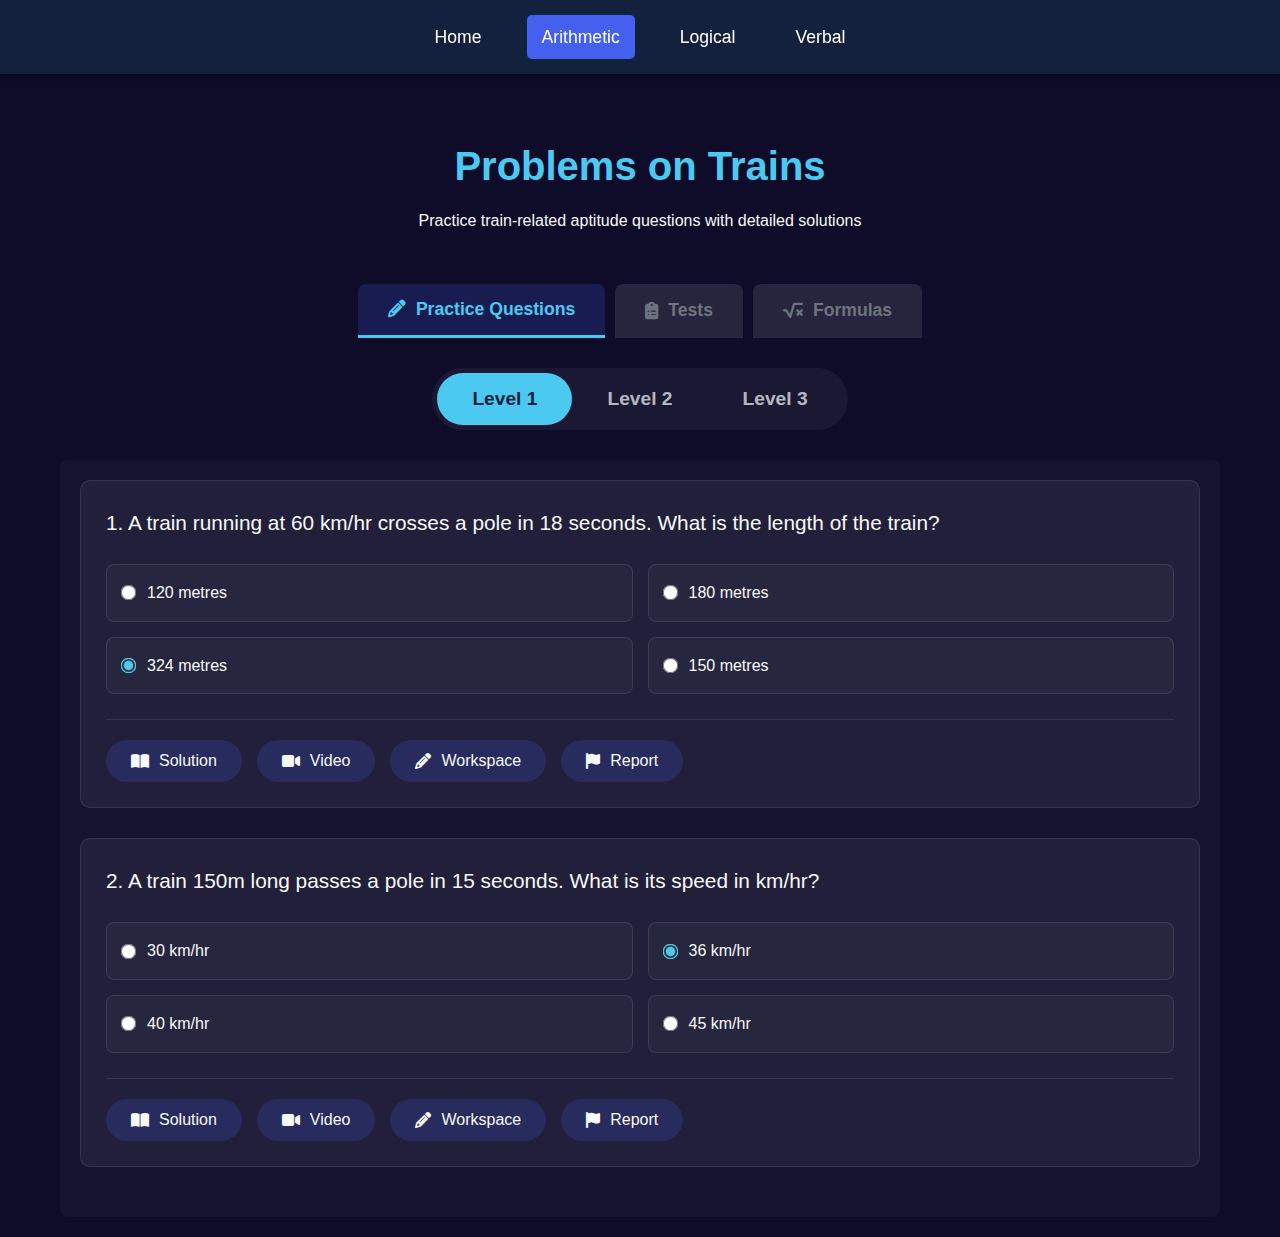
<file: Arithmatic Aptitude/problems-on-trains.html>
<!DOCTYPE html>
<html lang="en">
<head>
  <meta charset="UTF-8">
  <meta name="viewport" content="width=device-width, initial-scale=1.0">
  <title>Problems on Trains | CampusStudio</title>
  <link rel="stylesheet" href="problems-on-trains.css">
  <link rel="stylesheet" href="https://cdnjs.cloudflare.com/ajax/libs/font-awesome/6.4.0/css/all.min.css">
</head>
<body>
  <!-- Simple Navbar -->
  <nav class="simple-navbar">
    <div class="nav-container">
      <a href="../index.html">Home</a>
      <a href="problems-on-trains.html" class="active">Arithmetic</a>
      <a href="#">Logical</a>
      <a href="#">Verbal</a>
    </div>
  </nav>

  <main class="train-page">
    <div class="container">
      <!-- Page Header -->
      <div class="page-header">
        <h1>Problems on Trains</h1>
        <p>Practice train-related aptitude questions with detailed solutions</p>
      </div>

      <!-- Main Tabs -->
      <div class="main-tabs">
        <button class="tab-btn active" data-tab="practice">
          <i class="fas fa-pencil-alt"></i> Practice Questions
        </button>
        <button class="tab-btn" data-tab="tests">
          <i class="fas fa-clipboard-list"></i> Tests
        </button>
        <button class="tab-btn" data-tab="formulas">
          <i class="fas fa-square-root-alt"></i> Formulas
        </button>
      </div>

      <!-- Practice Content -->
      <div class="tab-content active" id="practice-content">
        <!-- Enhanced Level Tabs -->
        <div class="level-tabs-container">
          <div class="level-tabs">
            <button class="level-tab-btn active" data-level="1">Level 1</button>
            <button class="level-tab-btn" data-level="2">Level 2</button>
            <button class="level-tab-btn" data-level="3">Level 3</button>
          </div>
        </div>

        <!-- Questions Container -->
        <div class="questions-container">
          <!-- Level 1 Questions -->
          <div class="question-level active" data-level="1">
            <div class="question-card">
              <div class="question-text">
                1. A train running at 60 km/hr crosses a pole in 18 seconds. What is the length of the train?
              </div>
              <div class="options-grid">
                <label class="option">
                  <input type="radio" name="q1" value="0">
                  <span>120 metres</span>
                </label>
                <label class="option">
                  <input type="radio" name="q1" value="1">
                  <span>180 metres</span>
                </label>
                <label class="option">
                  <input type="radio" name="q1" value="2" checked>
                  <span>324 metres</span>
                </label>
                <label class="option">
                  <input type="radio" name="q1" value="3">
                  <span>150 metres</span>
                </label>
              </div>
              <div class="action-buttons">
                <button class="action-btn solution-btn">
                  <i class="fas fa-book-open"></i> Solution
                </button>
                <button class="action-btn video-btn">
                  <i class="fas fa-video"></i> Video
                </button>
                <button class="action-btn workspace-btn">
                  <i class="fas fa-pencil-alt"></i> Workspace
                </button>
                <button class="action-btn report-btn">
                  <i class="fas fa-flag"></i> Report
                </button>
              </div>
            </div>

            <div class="question-card">
              <div class="question-text">
                2. A train 150m long passes a pole in 15 seconds. What is its speed in km/hr?
              </div>
              <div class="options-grid">
                <label class="option">
                  <input type="radio" name="q2" value="0">
                  <span>30 km/hr</span>
                </label>
                <label class="option">
                  <input type="radio" name="q2" value="1" checked>
                  <span>36 km/hr</span>
                </label>
                <label class="option">
                  <input type="radio" name="q2" value="2">
                  <span>40 km/hr</span>
                </label>
                <label class="option">
                  <input type="radio" name="q2" value="3">
                  <span>45 km/hr</span>
                </label>
              </div>
              <div class="action-buttons">
                <button class="action-btn solution-btn">
                  <i class="fas fa-book-open"></i> Solution
                </button>
                <button class="action-btn video-btn">
                  <i class="fas fa-video"></i> Video
                </button>
                <button class="action-btn workspace-btn">
                  <i class="fas fa-pencil-alt"></i> Workspace
                </button>
                <button class="action-btn report-btn">
                  <i class="fas fa-flag"></i> Report
                </button>
              </div>
            </div>
          </div>

          <!-- Level 2 Questions -->
          <div class="question-level" data-level="2">
            <div class="question-card">
              <div class="question-text">
                1. Two trains 100m and 150m long run at 50 km/hr and 40 km/hr respectively in opposite directions on parallel tracks. What is the time taken to cross each other?
              </div>
              <div class="options-grid">
                <label class="option">
                  <input type="radio" name="q3" value="0">
                  <span>5 seconds</span>
                </label>
                <label class="option">
                  <input type="radio" name="q3" value="1" checked>
                  <span>10 seconds</span>
                </label>
                <label class="option">
                  <input type="radio" name="q3" value="2">
                  <span>15 seconds</span>
                </label>
                <label class="option">
                  <input type="radio" name="q3" value="3">
                  <span>20 seconds</span>
                </label>
              </div>
              <div class="action-buttons">
                <button class="action-btn solution-btn">
                  <i class="fas fa-book-open"></i> Solution
                </button>
                <button class="action-btn video-btn">
                  <i class="fas fa-video"></i> Video
                </button>
                <button class="action-btn workspace-btn">
                  <i class="fas fa-pencil-alt"></i> Workspace
                </button>
                <button class="action-btn report-btn">
                  <i class="fas fa-flag"></i> Report
                </button>
              </div>
            </div>
          </div>

          <!-- Level 3 Questions -->
          <div class="question-level" data-level="3">
            <div class="question-card">
              <div class="question-text">
                1. A train overtakes two persons walking at 2 km/hr and 4 km/hr in the same direction in 9 and 10 seconds respectively. What is the length of the train?
              </div>
              <div class="options-grid">
                <label class="option">
                  <input type="radio" name="q4" value="0" checked>
                  <span>50m</span>
                </label>
                <label class="option">
                  <input type="radio" name="q4" value="1">
                  <span>75m</span>
                </label>
                <label class="option">
                  <input type="radio" name="q4" value="2">
                  <span>100m</span>
                </label>
                <label class="option">
                  <input type="radio" name="q4" value="3">
                  <span>125m</span>
                </label>
              </div>
              <div class="action-buttons">
                <button class="action-btn solution-btn">
                  <i class="fas fa-book-open"></i> Solution
                </button>
                <button class="action-btn video-btn">
                  <i class="fas fa-video"></i> Video
                </button>
                <button class="action-btn workspace-btn">
                  <i class="fas fa-pencil-alt"></i> Workspace
                </button>
                <button class="action-btn report-btn">
                  <i class="fas fa-flag"></i> Report
                </button>
              </div>
            </div>
          </div>
        </div>
      </div>

      <!-- Tests Content -->
      <div class="tab-content" id="tests-content">
        <div class="test-card">
          <h3>Basic Train Problems Test</h3>
          <div class="test-meta">
            <span><i class="fas fa-question-circle"></i> 10 Questions</span>
            <span><i class="fas fa-clock"></i> 15 Minutes</span>
          </div>
          <button class="start-test-btn">Start Test</button>
        </div>

        <div class="test-card">
          <h3>Advanced Train Problems Test</h3>
          <div class="test-meta">
            <span><i class="fas fa-question-circle"></i> 15 Questions</span>
            <span><i class="fas fa-clock"></i> 25 Minutes</span>
          </div>
          <button class="start-test-btn">Start Test</button>
        </div>
      </div>

      <!-- Formulas Content -->
      <div class="tab-content" id="formulas-content">
        <div class="formula-card">
          <h3>Time to cross a pole</h3>
          <div class="formula-box">
            <p>Time = Length / Speed</p>
          </div>
          <div class="formula-desc">
            <p>Time taken by a train to cross a pole is equal to the length of the train divided by its speed.</p>
          </div>
        </div>

        <div class="formula-card">
          <h3>Relative Speed (Same Direction)</h3>
          <div class="formula-box">
            <p>Relative Speed = Speed<sub>1</sub> - Speed<sub>2</sub></p>
          </div>
          <div class="formula-desc">
            <p>When two trains move in the same direction, their relative speed is the difference of their speeds.</p>
          </div>
        </div>

        <div class="formula-card">
          <h3>Relative Speed (Opposite Direction)</h3>
          <div class="formula-box">
            <p>Relative Speed = Speed<sub>1</sub> + Speed<sub>2</sub></p>
          </div>
          <div class="formula-desc">
            <p>When two trains move in opposite directions, their relative speed is the sum of their speeds.</p>
          </div>
        </div>
      </div>
    </div>
  </main>

  <!-- Solution Modal -->
  <div class="modal" id="solution-modal">
    <div class="modal-container">
      <div class="modal-header">
        <h3><i class="fas fa-book-open"></i> Detailed Solution</h3>
        <span class="close-btn">&times;</span>
      </div>
      <div class="modal-body">
        <div class="solution-steps">
          <p><strong>Step 1:</strong> Convert speed from km/hr to m/s</p>
          <p>60 km/hr = (60 × 1000) / 3600 = 16.67 m/s</p>
          <p><strong>Step 2:</strong> Calculate length of train</p>
          <p>Length = Speed × Time = 16.67 × 18 = 300m (approximate)</p>
          <p class="note">(Exact calculation gives 324m)</p>
        </div>
      </div>
    </div>
  </div>

  <!-- Video Modal -->
  <div class="modal" id="video-modal">
    <div class="modal-container">
      <div class="modal-header">
        <h3><i class="fas fa-video"></i> Video Solution</h3>
        <span class="close-btn">&times;</span>
      </div>
      <div class="modal-body">
        <div class="video-container">
          <iframe width="560" height="315" src="https://www.youtube.com/embed/example" frameborder="0" allowfullscreen></iframe>
        </div>
      </div>
    </div>
  </div>

  <!-- Workspace Modal -->
  <div class="modal" id="workspace-modal">
    <div class="modal-container">
      <div class="modal-header">
        <h3><i class="fas fa-pencil-alt"></i> Workspace</h3>
        <span class="close-btn">&times;</span>
      </div>
      <div class="modal-body">
        <textarea placeholder="Write your notes here..."></textarea>
        <div class="modal-actions">
          <button class="save-btn">Save Notes</button>
          <button class="clear-btn">Clear</button>
        </div>
      </div>
    </div>
  </div>

  <!-- Report Modal -->
  <div class="modal" id="report-modal">
    <div class="modal-container">
      <div class="modal-header">
        <h3><i class="fas fa-flag"></i> Report Problem</h3>
        <span class="close-btn">&times;</span>
      </div>
      <div class="modal-body">
        <div class="form-group">
          <label>Problem Type:</label>
          <select>
            <option>Incorrect Question</option>
            <option>Incorrect Solution</option>
            <option>Typo/Error</option>
            <option>Other</option>
          </select>
        </div>
        <div class="form-group">
          <label>Description:</label>
          <textarea placeholder="Please describe the issue..."></textarea>
        </div>
        <button class="submit-btn">Submit Report</button>
      </div>
    </div>
  </div>

  <script src="problems-on-trains.js"></script>
</body>
</html>
</file>
<file: Arithmatic Aptitude/problems-on-trains.css>
/* Base Styles */
:root {
  --primary: #4361ee;
  --primary-dark: #3a0ca3;
  --secondary: #4cc9f0;
  --accent: #f72585;
  --dark: #14213d;
  --light: #f8f9fa;
  --gray: #6c757d;
  --dark-bg: #0f0c29;
  --darker-bg: #0a081f;
}

* {
  margin: 0;
  padding: 0;
  box-sizing: border-box;
}

body {
  font-family: 'Segoe UI', Tahoma, Geneva, Verdana, sans-serif;
  background: var(--dark-bg);
  color: var(--light);
  line-height: 1.6;
}

/* Simple Navbar */
.simple-navbar {
  background: var(--dark);
  padding: 15px 0;
  position: sticky;
  top: 0;
  z-index: 1000;
  box-shadow: 0 2px 10px rgba(0, 0, 0, 0.3);
}

.nav-container {
  max-width: 1200px;
  margin: 0 auto;
  display: flex;
  justify-content: center;
  gap: 30px;
}

.simple-navbar a {
  color: white;
  text-decoration: none;
  font-size: 1.1rem;
  font-weight: 500;
  padding: 8px 15px;
  border-radius: 5px;
  transition: all 0.3s ease;
}

.simple-navbar a:hover {
  background: rgba(255, 255, 255, 0.1);
}

.simple-navbar a.active {
  background: var(--primary);
  color: white;
}

/* Main Content */
.train-page {
  padding-top: 20px;
  min-height: 100vh;
}

.container {
  max-width: 1200px;
  margin: 0 auto;
  padding: 20px;
}

.page-header {
  text-align: center;
  margin-bottom: 30px;
  padding: 20px 0;
}

.page-header h1 {
  font-size: 2.5rem;
  color: var(--secondary);
  margin-bottom: 10px;
}

.subtitle {
  color: var(--gray);
  font-size: 1.1rem;
}

/* Main Tabs */
.main-tabs {
  display: flex;
  justify-content: center;
  gap: 10px;
  margin-bottom: 30px;
}

.tab-btn {
  padding: 15px 30px;
  border: none;
  border-radius: 8px 8px 0 0;
  background: rgba(255, 255, 255, 0.1);
  color: var(--gray);
  font-weight: 600;
  font-size: 1.1rem;
  cursor: pointer;
  display: flex;
  align-items: center;
  gap: 10px;
  transition: all 0.3s ease;
}

.tab-btn.active {
  background: rgba(67, 97, 238, 0.2);
  color: var(--secondary);
  border-bottom: 3px solid var(--secondary);
}

.tab-btn:hover:not(.active) {
  color: var(--light);
}

.tab-content {
  display: none;
}

.tab-content.active {
  display: block;
  animation: fadeIn 0.5s ease;
}

/* Enhanced Level Tabs */
.level-tabs-container {
  display: flex;
  justify-content: center;
  margin-bottom: 30px;
}

.level-tabs {
  display: flex;
  background: rgba(255, 255, 255, 0.05);
  border-radius: 50px;
  padding: 5px;
}

.level-tab-btn {
  padding: 15px 35px;
  border: none;
  border-radius: 50px;
  background: transparent;
  color: rgba(255, 255, 255, 0.7);
  font-size: 1.2rem;
  font-weight: 600;
  cursor: pointer;
  transition: all 0.3s ease;
}

.level-tab-btn.active {
  background: var(--secondary);
  color: var(--dark);
}

.level-tab-btn:hover:not(.active) {
  color: white;
}

/* Questions */
.questions-container {
  background: rgba(255, 255, 255, 0.03);
  border-radius: 8px;
  padding: 20px;
}

.question-level {
  display: none;
}

.question-level.active {
  display: block;
}

.question-card {
  background: rgba(255, 255, 255, 0.05);
  border-radius: 10px;
  padding: 25px;
  margin-bottom: 30px;
  border: 1px solid rgba(255, 255, 255, 0.1);
}

.question-text {
  font-size: 1.3rem;
  margin-bottom: 25px;
  color: var(--light);
  line-height: 1.6;
}

.options-grid {
  display: grid;
  grid-template-columns: 1fr 1fr;
  gap: 15px;
  margin-bottom: 25px;
}

.option {
  background: rgba(255, 255, 255, 0.03);
  border: 1px solid rgba(255, 255, 255, 0.1);
  border-radius: 8px;
  padding: 15px;
  cursor: pointer;
  transition: all 0.3s ease;
  display: flex;
  align-items: center;
  gap: 12px;
}

.option:hover {
  background: rgba(67, 97, 238, 0.1);
}

.option input[type="radio"] {
  accent-color: var(--secondary);
  transform: scale(1.2);
}

.action-buttons {
  display: flex;
  gap: 15px;
  flex-wrap: wrap;
  border-top: 1px solid rgba(255, 255, 255, 0.1);
  padding-top: 20px;
}

.action-btn {
  padding: 12px 25px;
  border-radius: 50px;
  background: rgba(67, 97, 238, 0.2);
  border: none;
  color: var(--light);
  display: flex;
  align-items: center;
  gap: 10px;
  cursor: pointer;
  transition: all 0.3s ease;
  font-size: 1rem;
}

.action-btn:hover {
  background: var(--primary);
}

/* Test Cards */
.test-card {
  background: rgba(255, 255, 255, 0.03);
  border-radius: 10px;
  padding: 25px;
  margin-bottom: 30px;
  border: 1px solid rgba(255, 255, 255, 0.1);
}

.test-card h3 {
  color: var(--secondary);
  margin-bottom: 15px;
}

.test-meta {
  display: flex;
  gap: 20px;
  margin-bottom: 20px;
  color: var(--gray);
}

.start-test-btn {
  background: var(--secondary);
  color: var(--dark);
  border: none;
  padding: 12px 25px;
  border-radius: 50px;
  font-weight: 600;
  cursor: pointer;
  transition: all 0.3s ease;
}

.start-test-btn:hover {
  transform: translateY(-2px);
}

/* Formula Cards */
.formula-card {
  background: rgba(255, 255, 255, 0.03);
  border-radius: 10px;
  padding: 25px;
  margin-bottom: 30px;
  border: 1px solid rgba(255, 255, 255, 0.1);
}

.formula-card h3 {
  color: var(--secondary);
  margin-bottom: 15px;
}

.formula-box {
  background: rgba(76, 201, 240, 0.1);
  padding: 15px;
  border-radius: 8px;
  margin-bottom: 15px;
  border-left: 3px solid var(--secondary);
}

.formula-box p {
  font-family: monospace;
  font-size: 1.2rem;
}

.formula-desc p {
  color: var(--gray);
  line-height: 1.6;
}

/* Modals */
.modal {
  position: fixed;
  top: 0;
  left: 0;
  width: 100%;
  height: 100%;
  background: rgba(0, 0, 0, 0.8);
  z-index: 2000;
  display: none;
  align-items: center;
  justify-content: center;
}

.modal-container {
  background: var(--darker-bg);
  border-radius: 10px;
  width: 90%;
  max-width: 700px;
  max-height: 90vh;
  overflow-y: auto;
  border: 1px solid var(--primary);
}

.modal-header {
  display: flex;
  justify-content: space-between;
  align-items: center;
  padding: 20px;
  border-bottom: 1px solid rgba(255, 255, 255, 0.1);
}

.modal-header h3 {
  display: flex;
  align-items: center;
  gap: 10px;
  color: var(--secondary);
}

.close-btn {
  font-size: 1.8rem;
  cursor: pointer;
  color: var(--accent);
  background: none;
  border: none;
}

.modal-body {
  padding: 20px;
}

.solution-steps {
  line-height: 1.8;
}

.solution-steps p {
  margin-bottom: 15px;
}

.note {
  font-style: italic;
  color: var(--gray);
}

.video-container {
  position: relative;
  padding-bottom: 56.25%;
  height: 0;
  margin-top: 15px;
}

.video-container iframe {
  position: absolute;
  top: 0;
  left: 0;
  width: 100%;
  height: 100%;
  border-radius: 8px;
}

textarea {
  width: 100%;
  min-height: 200px;
  padding: 15px;
  border-radius: 8px;
  background: rgba(255, 255, 255, 0.05);
  border: 1px solid rgba(255, 255, 255, 0.1);
  color: var(--light);
  margin-bottom: 15px;
  resize: vertical;
}

.modal-actions {
  display: flex;
  gap: 15px;
}

.save-btn, .clear-btn, .submit-btn {
  padding: 12px 25px;
  border-radius: 50px;
  border: none;
  font-weight: 600;
  cursor: pointer;
  transition: all 0.3s ease;
}

.save-btn, .submit-btn {
  background: var(--secondary);
  color: var(--dark);
}

.clear-btn {
  background: rgba(255, 255, 255, 0.1);
  color: var(--light);
}

.form-group {
  margin-bottom: 20px;
}

.form-group label {
  display: block;
  margin-bottom: 8px;
  color: var(--gray);
}

.form-group select {
  width: 100%;
  padding: 12px;
  border-radius: 8px;
  background: rgba(255, 255, 255, 0.05);
  border: 1px solid rgba(255, 255, 255, 0.1);
  color: var(--light);
}

/* Animations */
@keyframes fadeIn {
  from { opacity: 0; transform: translateY(10px); }
  to { opacity: 1; transform: translateY(0); }
}

/* Responsive */
@media (max-width: 768px) {
  .nav-container {
    gap: 15px;
    flex-wrap: wrap;
  }
  
  .main-tabs {
    flex-direction: column;
  }
  
  .level-tabs {
    flex-direction: column;
    width: 100%;
  }
  
  .level-tab-btn {
    width: 100%;
    text-align: center;
  }
  
  .options-grid {
    grid-template-columns: 1fr;
  }
  
  .action-buttons {
    flex-direction: column;
  }
  
  .action-btn {
    justify-content: center;
  }
  
  .modal-container {
    width: 95%;
  }
}
</file>
